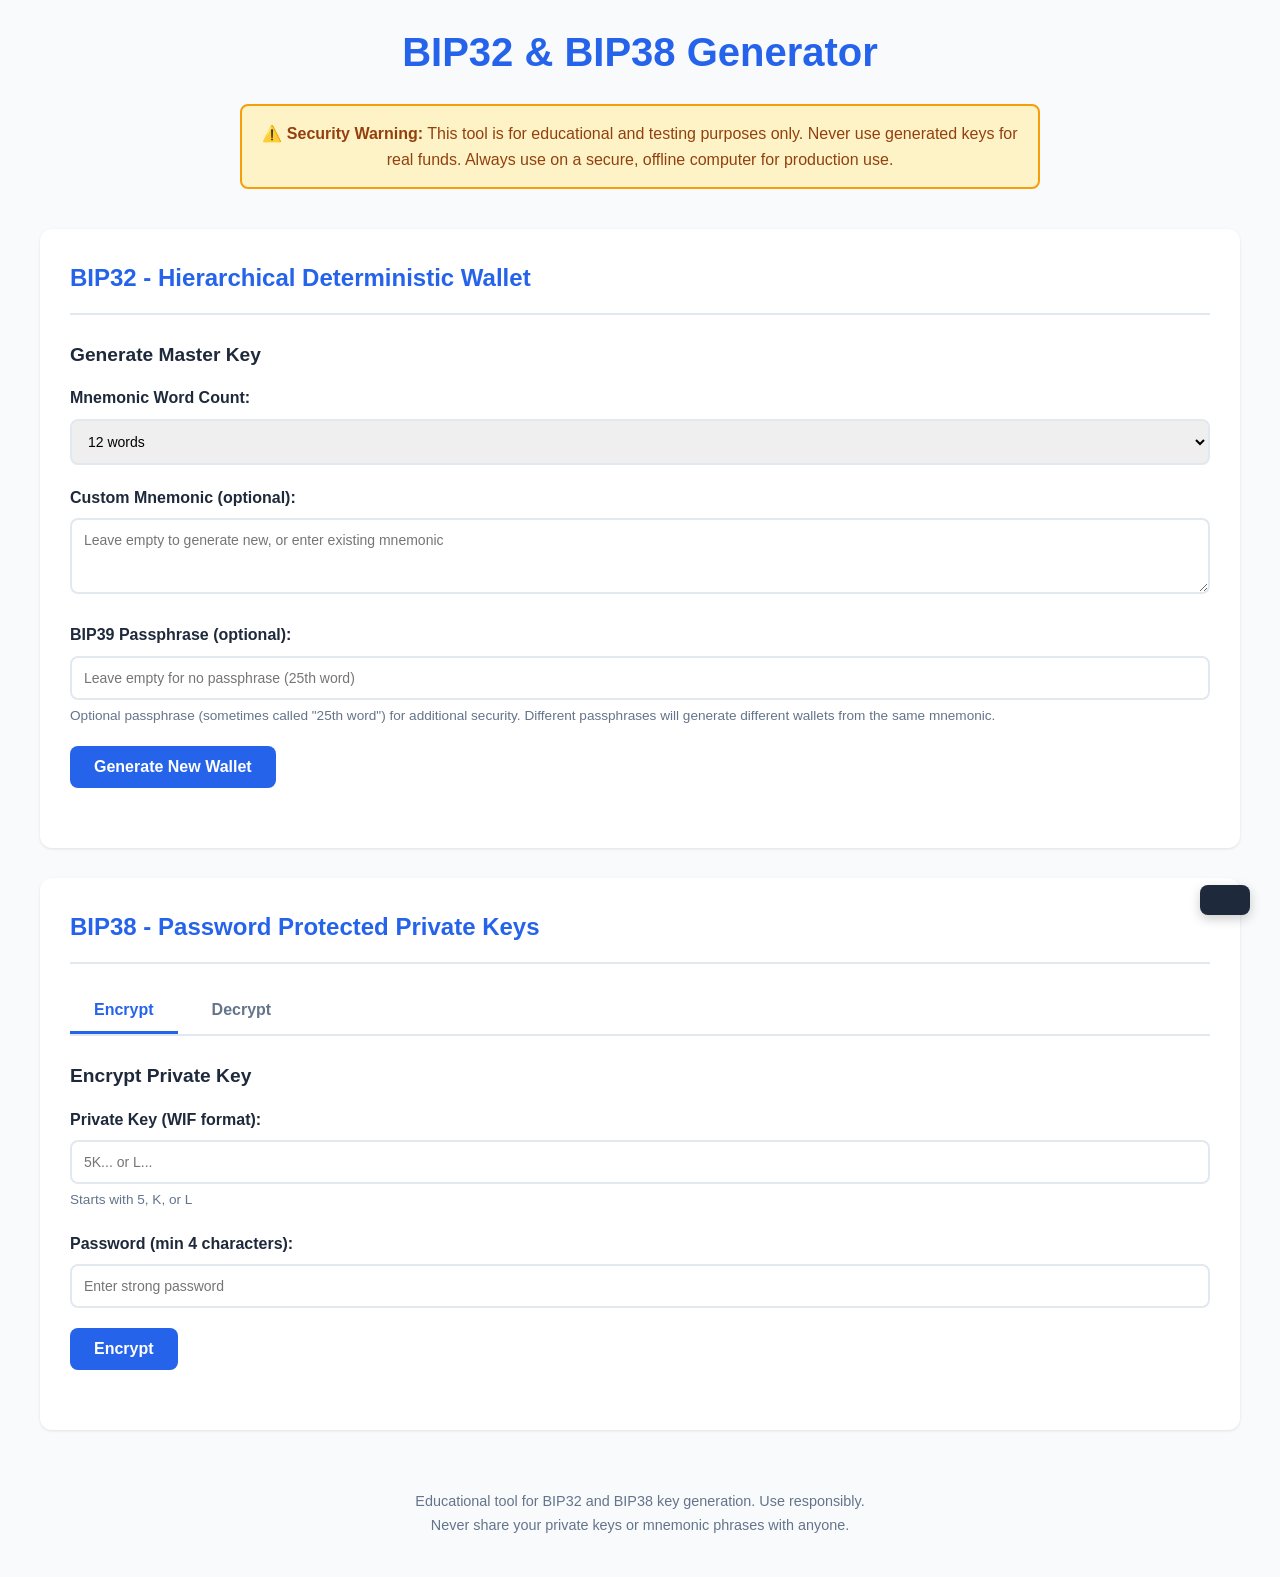
<file: src/main/resources/webroot/index.html>
<!DOCTYPE html>
<html lang="en">
<head>
    <meta charset="UTF-8">
    <meta name="viewport" content="width=device-width, initial-scale=1.0">
    <title>BIP32 & BIP38 Generator</title>
    <link rel="stylesheet" href="css/style.css">
</head>
<body>
    <div class="container">
        <header>
            <h1>BIP32 & BIP38 Generator</h1>
            <div class="warning">
                <strong>⚠️ Security Warning:</strong> This tool is for educational and testing purposes only.
                Never use generated keys for real funds. Always use on a secure, offline computer for production use.
            </div>
        </header>

        <!-- BIP32 Section -->
        <section class="card">
            <h2>BIP32 - Hierarchical Deterministic Wallet</h2>

            <div class="section-group">
                <h3>Generate Master Key</h3>
                <div class="form-group">
                    <label for="wordCount">Mnemonic Word Count:</label>
                    <select id="wordCount">
                        <option value="12" selected>12 words</option>
                        <option value="24">24 words</option>
                    </select>
                </div>

                <div class="form-group">
                    <label for="customMnemonic">Custom Mnemonic (optional):</label>
                    <textarea
                        id="customMnemonic"
                        placeholder="Leave empty to generate new, or enter existing mnemonic"
                        rows="3"
                    ></textarea>
                </div>

                <div class="form-group">
                    <label for="bip39Passphrase">BIP39 Passphrase (optional):</label>
                    <input
                        type="password"
                        id="bip39Passphrase"
                        placeholder="Leave empty for no passphrase (25th word)"
                    >
                    <small>Optional passphrase (sometimes called "25th word") for additional security. Different passphrases will generate different wallets from the same mnemonic.</small>
                </div>

                <button id="generateBtn" class="btn btn-primary">Generate New Wallet</button>
            </div>

            <div id="masterKeyResults" class="results" style="display: none;">
                <h3>Master Key Results</h3>

                <div class="result-item">
                    <label>Mnemonic Phrase:</label>
                    <div class="output-box">
                        <div id="mnemonicOutput" class="output-text"></div>
                        <button class="btn-copy" data-target="mnemonicOutput">Copy</button>
                    </div>
                </div>

                <div class="result-item">
                    <label>Seed (Hex):</label>
                    <div class="output-box">
                        <div id="seedOutput" class="output-text mono"></div>
                        <button class="btn-copy" data-target="seedOutput">Copy</button>
                    </div>
                </div>

                <div class="result-item" id="passphraseStatus" style="display: none;">
                    <label>BIP39 Passphrase:</label>
                    <div class="output-text">✓ Passphrase was used (25th word protection enabled)</div>
                </div>

                <div class="result-item">
                    <label>Master Private Key (xprv):</label>
                    <div class="output-box">
                        <div id="masterPrivOutput" class="output-text mono"></div>
                        <button class="btn-copy" data-target="masterPrivOutput">Copy</button>
                    </div>
                </div>

                <div class="result-item">
                    <label>Master Public Key (xpub):</label>
                    <div class="output-box">
                        <div id="masterPubOutput" class="output-text mono"></div>
                        <button class="btn-copy" data-target="masterPubOutput">Copy</button>
                    </div>
                </div>
            </div>

            <div id="derivationSection" class="section-group" style="display: none;">
                <h3>Derive Child Keys</h3>

                <div class="form-group">
                    <label for="derivationPath">Derivation Path:</label>
                    <input
                        type="text"
                        id="derivationPath"
                        value="m/44'/0'/0'/0/0"
                        placeholder="e.g., m/44'/0'/0'/0/0"
                    >
                    <small>Common paths: m/44'/0'/0'/0/0 (BIP44), m/49'/0'/0'/0/0 (BIP49), m/84'/0'/0'/0/0 (BIP84)</small>
                </div>

                <button id="deriveBtn" class="btn btn-secondary">Derive Key</button>
                <button id="deriveMultipleBtn" class="btn btn-secondary">Derive Multiple (0-9)</button>
            </div>

            <div id="derivedResults" class="results" style="display: none;">
                <h3>Derived Keys</h3>
                <div id="derivedKeysContainer"></div>
            </div>
        </section>

        <!-- BIP38 Section -->
        <section class="card">
            <h2>BIP38 - Password Protected Private Keys</h2>

            <div class="tabs">
                <button class="tab-btn active" data-tab="encrypt">Encrypt</button>
                <button class="tab-btn" data-tab="decrypt">Decrypt</button>
            </div>

            <!-- Encrypt Tab -->
            <div id="encrypt" class="tab-content active">
                <div class="section-group">
                    <h3>Encrypt Private Key</h3>

                    <div class="form-group">
                        <label for="encryptPrivateKey">Private Key (WIF format):</label>
                        <input
                            type="text"
                            id="encryptPrivateKey"
                            placeholder="5K... or L..."
                        >
                        <small>Starts with 5, K, or L</small>
                    </div>

                    <div class="form-group">
                        <label for="encryptPassword">Password (min 4 characters):</label>
                        <input
                            type="password"
                            id="encryptPassword"
                            placeholder="Enter strong password"
                        >
                    </div>

                    <button id="encryptBtn" class="btn btn-primary">Encrypt</button>
                </div>

                <div id="encryptResults" class="results" style="display: none;">
                    <h3>Encrypted Result</h3>

                    <div class="result-item">
                        <label>BIP38 Encrypted Key:</label>
                        <div class="output-box">
                            <div id="bip38Output" class="output-text mono"></div>
                            <button class="btn-copy" data-target="bip38Output">Copy</button>
                        </div>
                    </div>

                    <div class="result-item">
                        <label>Key Type:</label>
                        <div id="keyTypeOutput" class="output-text"></div>
                    </div>
                </div>
            </div>

            <!-- Decrypt Tab -->
            <div id="decrypt" class="tab-content">
                <div class="section-group">
                    <h3>Decrypt BIP38 Key</h3>

                    <div class="form-group">
                        <label for="decryptBip38Key">BIP38 Encrypted Key:</label>
                        <input
                            type="text"
                            id="decryptBip38Key"
                            placeholder="6PR..."
                        >
                        <small>Starts with 6P</small>
                    </div>

                    <div class="form-group">
                        <label for="decryptPassword">Password:</label>
                        <input
                            type="password"
                            id="decryptPassword"
                            placeholder="Enter password"
                        >
                    </div>

                    <button id="decryptBtn" class="btn btn-primary">Decrypt</button>
                </div>

                <div id="decryptResults" class="results" style="display: none;">
                    <h3>Decrypted Result</h3>

                    <div class="result-item">
                        <label>Private Key (WIF):</label>
                        <div class="output-box">
                            <div id="decryptedPrivateKey" class="output-text mono"></div>
                            <button class="btn-copy" data-target="decryptedPrivateKey">Copy</button>
                        </div>
                    </div>

                    <div class="result-item">
                        <label>Bitcoin Address:</label>
                        <div class="output-box">
                            <div id="decryptedAddress" class="output-text mono"></div>
                            <button class="btn-copy" data-target="decryptedAddress">Copy</button>
                        </div>
                    </div>

                    <div class="result-item">
                        <label>Key Type:</label>
                        <div id="decryptedKeyType" class="output-text"></div>
                    </div>
                </div>
            </div>
        </section>

        <footer>
            <p>Educational tool for BIP32 and BIP38 key generation. Use responsibly.</p>
            <p>Never share your private keys or mnemonic phrases with anyone.</p>
        </footer>
    </div>

    <div id="toast" class="toast"></div>

    <script src="js/app.js"></script>
</body>
</html>
</file>
<file: src/main/resources/webroot/css/style.css>
* {
    margin: 0;
    padding: 0;
    box-sizing: border-box;
}

:root {
    --primary-color: #2563eb;
    --primary-hover: #1d4ed8;
    --secondary-color: #7c3aed;
    --secondary-hover: #6d28d9;
    --danger-color: #dc2626;
    --success-color: #16a34a;
    --warning-color: #f59e0b;
    --bg-color: #f8fafc;
    --card-bg: #ffffff;
    --border-color: #e2e8f0;
    --text-color: #1e293b;
    --text-secondary: #64748b;
    --code-bg: #f1f5f9;
}

body {
    font-family: -apple-system, BlinkMacSystemFont, 'Segoe UI', Roboto, Oxygen, Ubuntu, Cantarell, sans-serif;
    background: var(--bg-color);
    color: var(--text-color);
    line-height: 1.6;
    padding: 20px;
}

.container {
    max-width: 1200px;
    margin: 0 auto;
}

header {
    text-align: center;
    margin-bottom: 40px;
}

header h1 {
    font-size: 2.5rem;
    color: var(--primary-color);
    margin-bottom: 20px;
}

.warning {
    background: #fef3c7;
    border: 2px solid var(--warning-color);
    border-radius: 8px;
    padding: 15px;
    color: #92400e;
    max-width: 800px;
    margin: 0 auto;
}

.card {
    background: var(--card-bg);
    border-radius: 12px;
    padding: 30px;
    margin-bottom: 30px;
    box-shadow: 0 1px 3px rgba(0, 0, 0, 0.1);
}

.card h2 {
    color: var(--primary-color);
    margin-bottom: 25px;
    padding-bottom: 15px;
    border-bottom: 2px solid var(--border-color);
}

.card h3 {
    color: var(--text-color);
    margin-bottom: 15px;
    font-size: 1.2rem;
}

.section-group {
    margin-bottom: 30px;
}

.form-group {
    margin-bottom: 20px;
}

.form-group label {
    display: block;
    margin-bottom: 8px;
    font-weight: 600;
    color: var(--text-color);
}

.form-group input[type="text"],
.form-group input[type="password"],
.form-group select,
.form-group textarea {
    width: 100%;
    padding: 12px;
    border: 2px solid var(--border-color);
    border-radius: 8px;
    font-size: 14px;
    font-family: inherit;
    transition: border-color 0.3s;
}

.form-group input:focus,
.form-group select:focus,
.form-group textarea:focus {
    outline: none;
    border-color: var(--primary-color);
}

.form-group small {
    display: block;
    margin-top: 5px;
    color: var(--text-secondary);
    font-size: 0.85rem;
}

.btn {
    padding: 12px 24px;
    border: none;
    border-radius: 8px;
    font-size: 16px;
    font-weight: 600;
    cursor: pointer;
    transition: all 0.3s;
    margin-right: 10px;
}

.btn:disabled {
    opacity: 0.5;
    cursor: not-allowed;
}

.btn-primary {
    background: var(--primary-color);
    color: white;
}

.btn-primary:hover:not(:disabled) {
    background: var(--primary-hover);
    transform: translateY(-2px);
    box-shadow: 0 4px 12px rgba(37, 99, 235, 0.3);
}

.btn-secondary {
    background: var(--secondary-color);
    color: white;
}

.btn-secondary:hover:not(:disabled) {
    background: var(--secondary-hover);
    transform: translateY(-2px);
    box-shadow: 0 4px 12px rgba(124, 58, 237, 0.3);
}

.btn-copy {
    padding: 6px 12px;
    background: var(--code-bg);
    border: 1px solid var(--border-color);
    border-radius: 6px;
    cursor: pointer;
    font-size: 12px;
    transition: all 0.2s;
}

.btn-copy:hover {
    background: var(--border-color);
}

.tabs {
    display: flex;
    gap: 10px;
    margin-bottom: 25px;
    border-bottom: 2px solid var(--border-color);
}

.tab-btn {
    padding: 12px 24px;
    background: transparent;
    border: none;
    border-bottom: 3px solid transparent;
    cursor: pointer;
    font-size: 16px;
    font-weight: 600;
    color: var(--text-secondary);
    transition: all 0.3s;
}

.tab-btn.active {
    color: var(--primary-color);
    border-bottom-color: var(--primary-color);
}

.tab-btn:hover {
    color: var(--primary-color);
}

.tab-content {
    display: none;
}

.tab-content.active {
    display: block;
}

.results {
    background: var(--code-bg);
    border-radius: 8px;
    padding: 20px;
    margin-top: 25px;
}

.results h3 {
    color: var(--success-color);
    margin-bottom: 20px;
}

.result-item {
    margin-bottom: 20px;
}

.result-item:last-child {
    margin-bottom: 0;
}

.result-item label {
    display: block;
    font-weight: 600;
    margin-bottom: 8px;
    color: var(--text-color);
}

.output-box {
    display: flex;
    gap: 10px;
    align-items: flex-start;
}

.output-text {
    flex: 1;
    background: white;
    padding: 12px;
    border-radius: 6px;
    border: 1px solid var(--border-color);
    word-break: break-all;
    min-height: 45px;
}

.output-text.mono {
    font-family: 'Courier New', monospace;
    font-size: 13px;
}

.derived-key-item {
    background: white;
    padding: 15px;
    border-radius: 8px;
    margin-bottom: 15px;
    border: 1px solid var(--border-color);
}

.derived-key-item h4 {
    color: var(--primary-color);
    margin-bottom: 10px;
    font-size: 1rem;
}

.toast {
    position: fixed;
    bottom: 30px;
    right: 30px;
    background: var(--text-color);
    color: white;
    padding: 15px 25px;
    border-radius: 8px;
    box-shadow: 0 4px 12px rgba(0, 0, 0, 0.2);
    transform: translateY(150%);
    transition: transform 0.3s;
    z-index: 1000;
}

.toast.show {
    transform: translateY(0);
}

.toast.success {
    background: var(--success-color);
}

.toast.error {
    background: var(--danger-color);
}

footer {
    text-align: center;
    margin-top: 40px;
    padding: 20px;
    color: var(--text-secondary);
    font-size: 0.9rem;
}

.loading {
    position: relative;
    pointer-events: none;
}

.loading::after {
    content: '';
    position: absolute;
    top: 50%;
    left: 50%;
    width: 20px;
    height: 20px;
    margin: -10px 0 0 -10px;
    border: 3px solid rgba(255, 255, 255, 0.3);
    border-top-color: white;
    border-radius: 50%;
    animation: spin 0.6s linear infinite;
}

@keyframes spin {
    to { transform: rotate(360deg); }
}

@media (max-width: 768px) {
    header h1 {
        font-size: 2rem;
    }

    .card {
        padding: 20px;
    }

    .btn {
        width: 100%;
        margin-bottom: 10px;
        margin-right: 0;
    }

    .output-box {
        flex-direction: column;
    }

    .btn-copy {
        width: 100%;
    }

    .toast {
        left: 20px;
        right: 20px;
    }
}
</file>
<file: bip-generator-web/src/main/resources/webroot/css/style.css>
* {
    margin: 0;
    padding: 0;
    box-sizing: border-box;
}

:root {
    --primary-color: #2563eb;
    --primary-hover: #1d4ed8;
    --secondary-color: #7c3aed;
    --secondary-hover: #6d28d9;
    --danger-color: #dc2626;
    --success-color: #16a34a;
    --warning-color: #f59e0b;
    --bg-color: #f8fafc;
    --card-bg: #ffffff;
    --border-color: #e2e8f0;
    --text-color: #1e293b;
    --text-secondary: #64748b;
    --code-bg: #f1f5f9;
}

body {
    font-family: -apple-system, BlinkMacSystemFont, 'Segoe UI', Roboto, Oxygen, Ubuntu, Cantarell, sans-serif;
    background: var(--bg-color);
    color: var(--text-color);
    line-height: 1.6;
    padding: 20px;
}

.container {
    max-width: 1200px;
    margin: 0 auto;
}

header {
    text-align: center;
    margin-bottom: 40px;
}

header h1 {
    font-size: 2.5rem;
    color: var(--primary-color);
    margin-bottom: 20px;
}

.warning {
    background: #fef3c7;
    border: 2px solid var(--warning-color);
    border-radius: 8px;
    padding: 15px;
    color: #92400e;
    max-width: 800px;
    margin: 0 auto;
}

.card {
    background: var(--card-bg);
    border-radius: 12px;
    padding: 30px;
    margin-bottom: 30px;
    box-shadow: 0 1px 3px rgba(0, 0, 0, 0.1);
}

.card h2 {
    color: var(--primary-color);
    margin-bottom: 25px;
    padding-bottom: 15px;
    border-bottom: 2px solid var(--border-color);
}

.card h3 {
    color: var(--text-color);
    margin-bottom: 15px;
    font-size: 1.2rem;
}

.section-group {
    margin-bottom: 30px;
}

.form-group {
    margin-bottom: 20px;
}

.form-group label {
    display: block;
    margin-bottom: 8px;
    font-weight: 600;
    color: var(--text-color);
}

.form-group input[type="text"],
.form-group input[type="password"],
.form-group select,
.form-group textarea {
    width: 100%;
    padding: 12px;
    border: 2px solid var(--border-color);
    border-radius: 8px;
    font-size: 14px;
    font-family: inherit;
    transition: border-color 0.3s;
}

.form-group input:focus,
.form-group select:focus,
.form-group textarea:focus {
    outline: none;
    border-color: var(--primary-color);
}

.form-group small {
    display: block;
    margin-top: 5px;
    color: var(--text-secondary);
    font-size: 0.85rem;
}

.btn {
    padding: 12px 24px;
    border: none;
    border-radius: 8px;
    font-size: 16px;
    font-weight: 600;
    cursor: pointer;
    transition: all 0.3s;
    margin-right: 10px;
}

.btn:disabled {
    opacity: 0.5;
    cursor: not-allowed;
}

.btn-primary {
    background: var(--primary-color);
    color: white;
}

.btn-primary:hover:not(:disabled) {
    background: var(--primary-hover);
    transform: translateY(-2px);
    box-shadow: 0 4px 12px rgba(37, 99, 235, 0.3);
}

.btn-secondary {
    background: var(--secondary-color);
    color: white;
}

.btn-secondary:hover:not(:disabled) {
    background: var(--secondary-hover);
    transform: translateY(-2px);
    box-shadow: 0 4px 12px rgba(124, 58, 237, 0.3);
}

.btn-copy {
    padding: 6px 12px;
    background: var(--code-bg);
    border: 1px solid var(--border-color);
    border-radius: 6px;
    cursor: pointer;
    font-size: 12px;
    transition: all 0.2s;
}

.btn-copy:hover {
    background: var(--border-color);
}

.tabs {
    display: flex;
    gap: 10px;
    margin-bottom: 25px;
    border-bottom: 2px solid var(--border-color);
}

.tab-btn {
    padding: 12px 24px;
    background: transparent;
    border: none;
    border-bottom: 3px solid transparent;
    cursor: pointer;
    font-size: 16px;
    font-weight: 600;
    color: var(--text-secondary);
    transition: all 0.3s;
}

.tab-btn.active {
    color: var(--primary-color);
    border-bottom-color: var(--primary-color);
}

.tab-btn:hover {
    color: var(--primary-color);
}

.tab-content {
    display: none;
}

.tab-content.active {
    display: block;
}

.results {
    background: var(--code-bg);
    border-radius: 8px;
    padding: 20px;
    margin-top: 25px;
}

.results h3 {
    color: var(--success-color);
    margin-bottom: 20px;
}

.result-item {
    margin-bottom: 20px;
}

.result-item:last-child {
    margin-bottom: 0;
}

.result-item label {
    display: block;
    font-weight: 600;
    margin-bottom: 8px;
    color: var(--text-color);
}

.output-box {
    display: flex;
    gap: 10px;
    align-items: flex-start;
}

.output-text {
    flex: 1;
    background: white;
    padding: 12px;
    border-radius: 6px;
    border: 1px solid var(--border-color);
    word-break: break-all;
    min-height: 45px;
}

.output-text.mono {
    font-family: 'Courier New', monospace;
    font-size: 13px;
}

.derived-key-item {
    background: white;
    padding: 15px;
    border-radius: 8px;
    margin-bottom: 15px;
    border: 1px solid var(--border-color);
}

.derived-key-item h4 {
    color: var(--primary-color);
    margin-bottom: 10px;
    font-size: 1rem;
}

.btn-paper-wallet {
    background: #16a34a;
    color: white;
    margin-top: 20px;
    width: 100%;
}

.btn-paper-wallet:hover:not(:disabled) {
    background: #15803d;
    transform: translateY(-2px);
    box-shadow: 0 4px 12px rgba(22, 163, 74, 0.3);
}

.toast {
    position: fixed;
    bottom: 30px;
    right: 30px;
    background: var(--text-color);
    color: white;
    padding: 15px 25px;
    border-radius: 8px;
    box-shadow: 0 4px 12px rgba(0, 0, 0, 0.2);
    transform: translateY(150%);
    transition: transform 0.3s;
    z-index: 1000;
}

.toast.show {
    transform: translateY(0);
}

.toast.success {
    background: var(--success-color);
}

.toast.error {
    background: var(--danger-color);
}

footer {
    text-align: center;
    margin-top: 40px;
    padding: 20px;
    color: var(--text-secondary);
    font-size: 0.9rem;
}

.loading {
    position: relative;
    pointer-events: none;
}

.loading::after {
    content: '';
    position: absolute;
    top: 50%;
    left: 50%;
    width: 20px;
    height: 20px;
    margin: -10px 0 0 -10px;
    border: 3px solid rgba(255, 255, 255, 0.3);
    border-top-color: white;
    border-radius: 50%;
    animation: spin 0.6s linear infinite;
}

@keyframes spin {
    to { transform: rotate(360deg); }
}

@media (max-width: 768px) {
    header h1 {
        font-size: 2rem;
    }

    .card {
        padding: 20px;
    }

    .btn {
        width: 100%;
        margin-bottom: 10px;
        margin-right: 0;
    }

    .output-box {
        flex-direction: column;
    }

    .btn-copy {
        width: 100%;
    }

    .toast {
        left: 20px;
        right: 20px;
    }
}
</file>
